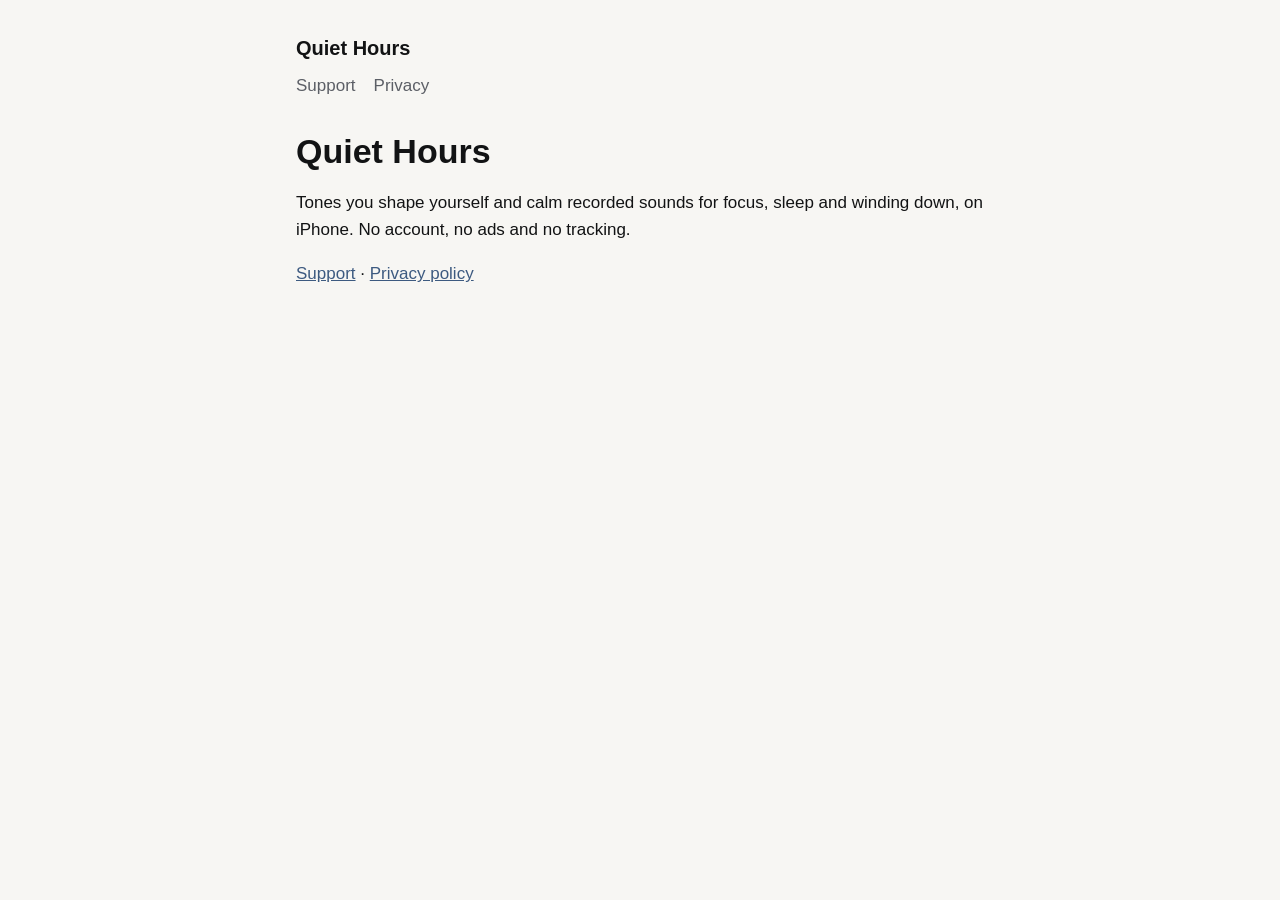
<file: index.html>
<!doctype html>
<html lang="en">
<head>
<meta charset="utf-8">
<meta name="viewport" content="width=device-width, initial-scale=1">
<title>Quiet Hours</title>
<meta name="description" content="Quiet Hours: binaural beats and calm sounds for focus, sleep and winding down, on iPhone.">
<link rel="stylesheet" href="style.css">
</head>
<body>
<main>
  <header><a href="./">Quiet Hours</a></header>
  <nav><a href="support.html">Support</a><a href="privacy.html">Privacy</a></nav>
  <h1>Quiet Hours</h1>
  <p>Tones you shape yourself and calm recorded sounds for focus, sleep and winding down, on iPhone. No account, no ads and no tracking.</p>
  <p><a href="support.html">Support</a> · <a href="privacy.html">Privacy policy</a></p>
</main>
</body>
</html>
</file>
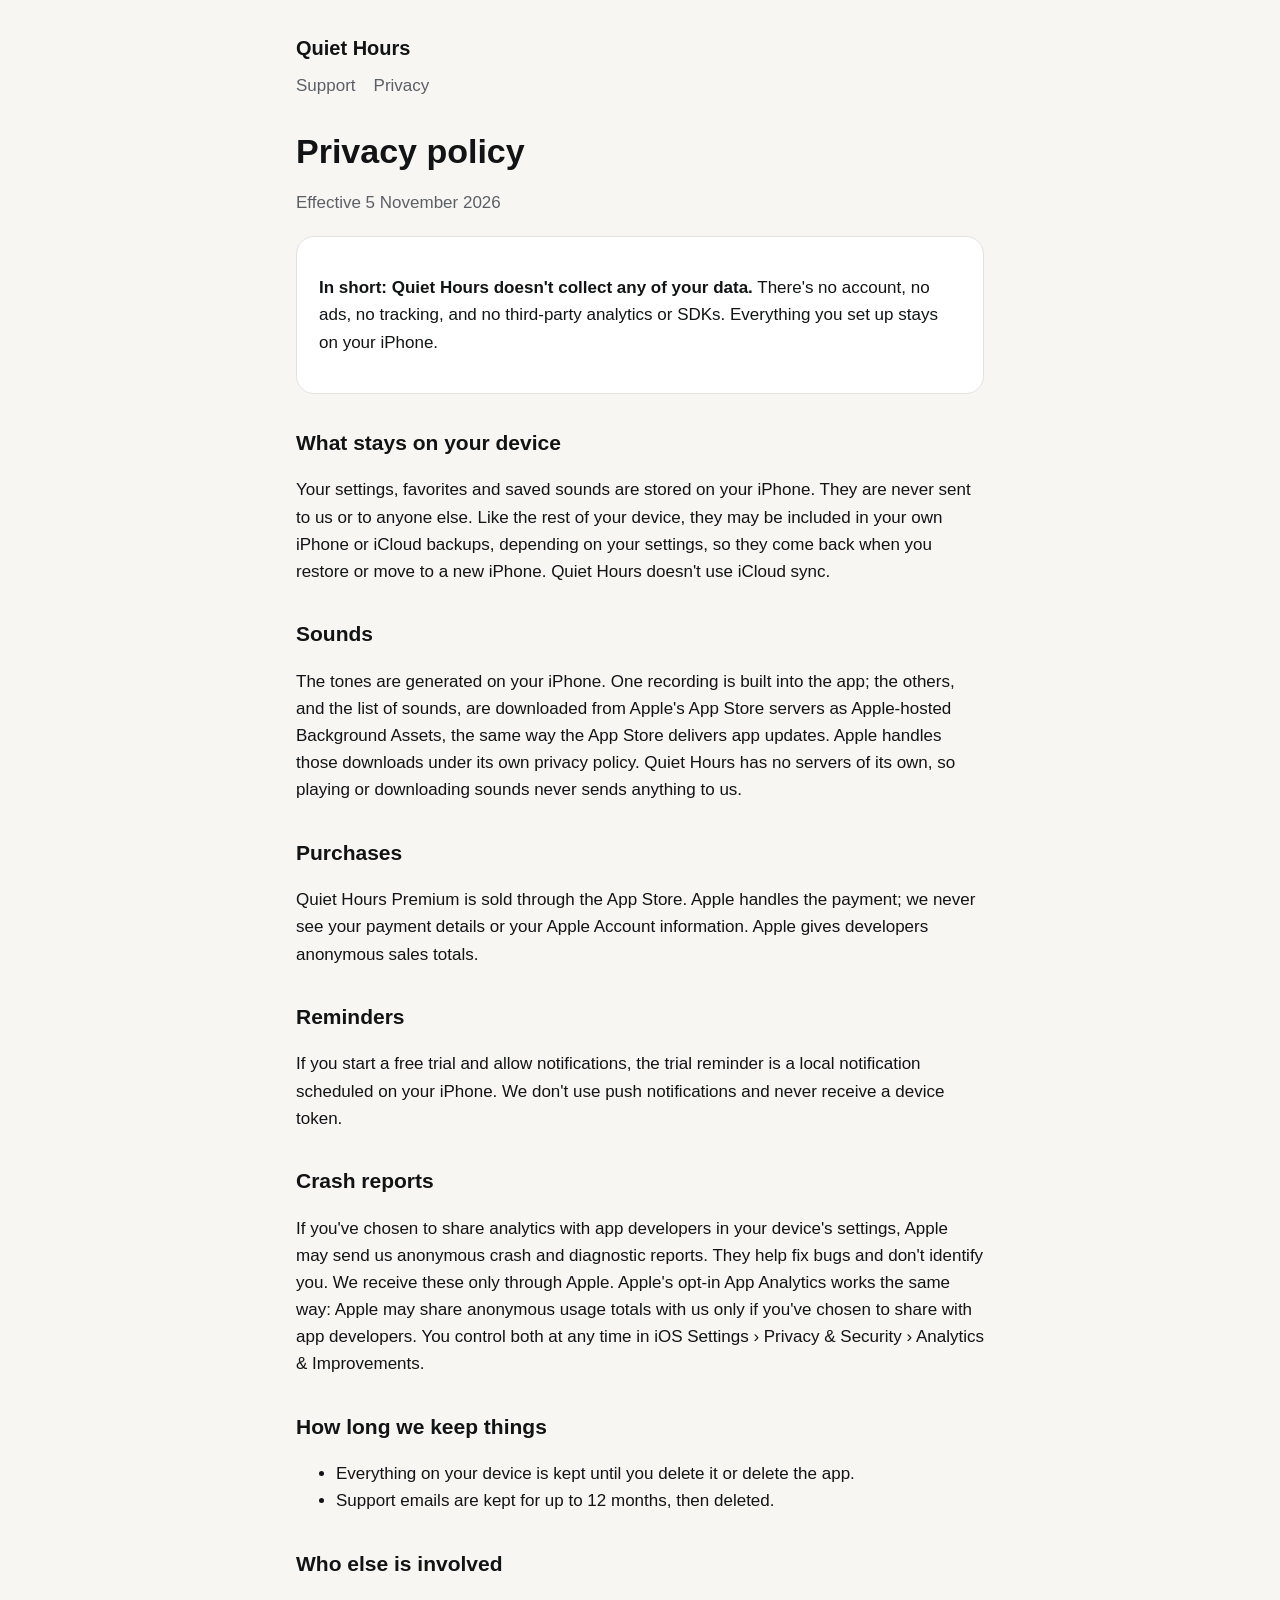
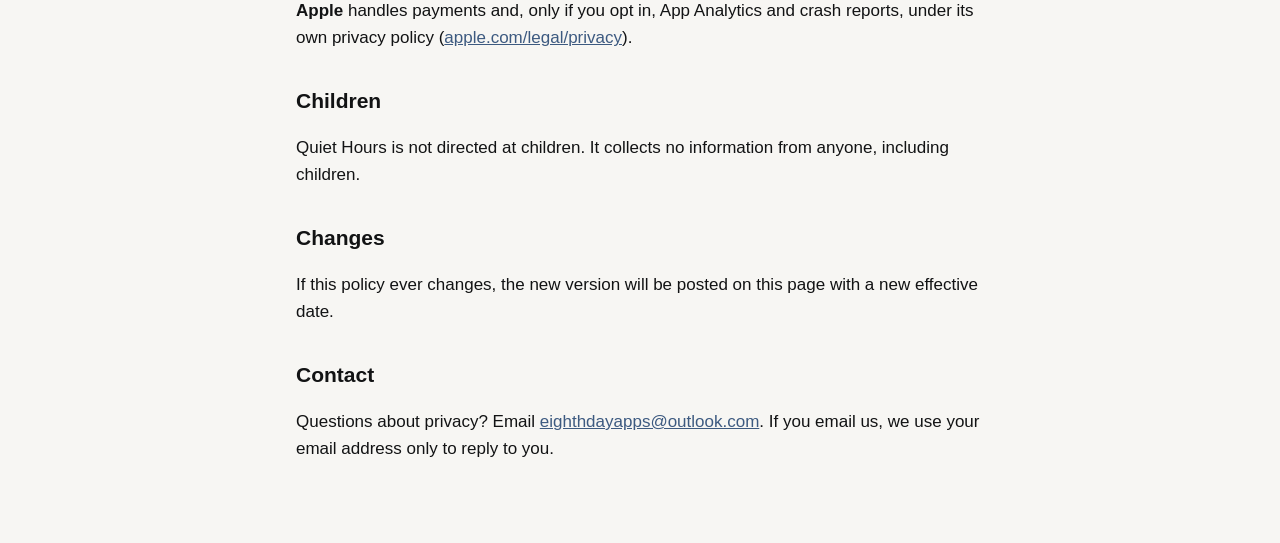
<file: privacy.html>
<!doctype html>
<html lang="en">
<head>
<meta charset="utf-8">
<meta name="viewport" content="width=device-width, initial-scale=1">
<title>Quiet Hours Privacy</title>
<meta name="description" content="Quiet Hours privacy policy: no account, no ads, no tracking, and no data collected.">
<link rel="stylesheet" href="style.css">
</head>
<body>
<main>
  <header><a href="./">Quiet Hours</a></header>
  <nav><a href="support.html">Support</a><a href="privacy.html">Privacy</a></nav>
  <h1>Privacy policy</h1>
  <p class="muted">Effective 5 November 2026</p>

  <div class="card">
    <p><strong>In short: Quiet Hours doesn't collect any of your data.</strong> There's no account, no ads, no tracking, and no third-party analytics or SDKs. Everything you set up stays on your iPhone.</p>
  </div>

  <h2>What stays on your device</h2>
  <p>Your settings, favorites and saved sounds are stored on your iPhone. They are never sent to us or to anyone else. Like the rest of your device, they may be included in your own iPhone or iCloud backups, depending on your settings, so they come back when you restore or move to a new iPhone. Quiet Hours doesn't use iCloud sync.</p>

  <h2>Sounds</h2>
  <p>The tones are generated on your iPhone. One recording is built into the app; the others, and the list of sounds, are downloaded from Apple's App Store servers as Apple-hosted Background Assets, the same way the App Store delivers app updates. Apple handles those downloads under its own privacy policy. Quiet Hours has no servers of its own, so playing or downloading sounds never sends anything to us.</p>

  <h2>Purchases</h2>
  <p>Quiet Hours Premium is sold through the App Store. Apple handles the payment; we never see your payment details or your Apple Account information. Apple gives developers anonymous sales totals.</p>

  <h2>Reminders</h2>
  <p>If you start a free trial and allow notifications, the trial reminder is a local notification scheduled on your iPhone. We don't use push notifications and never receive a device token.</p>

  <h2>Crash reports</h2>
  <p>If you've chosen to share analytics with app developers in your device's settings, Apple may send us anonymous crash and diagnostic reports. They help fix bugs and don't identify you. We receive these only through Apple. Apple's opt-in App Analytics works the same way: Apple may share anonymous usage totals with us only if you've chosen to share with app developers. You control both at any time in iOS Settings › Privacy &amp; Security › Analytics &amp; Improvements.</p>

  <h2>How long we keep things</h2>
  <ul>
    <li>Everything on your device is kept until you delete it or delete the app.</li>
    <li>Support emails are kept for up to 12 months, then deleted.</li>
  </ul>

  <h2>Who else is involved</h2>
  <p><strong>Apple</strong> handles payments and, only if you opt in, App Analytics and crash reports, under its own privacy policy (<a href="https://www.apple.com/legal/privacy/">apple.com/legal/privacy</a>).</p>

  <h2>Children</h2>
  <p>Quiet Hours is not directed at children. It collects no information from anyone, including children.</p>

  <h2>Changes</h2>
  <p>If this policy ever changes, the new version will be posted on this page with a new effective date.</p>

  <h2>Contact</h2>
  <p>Questions about privacy? Email <a href="mailto:eighthdayapps@outlook.com">eighthdayapps@outlook.com</a>. If you email us, we use your email address only to reply to you.</p>
</main>
</body>
</html>
</file>
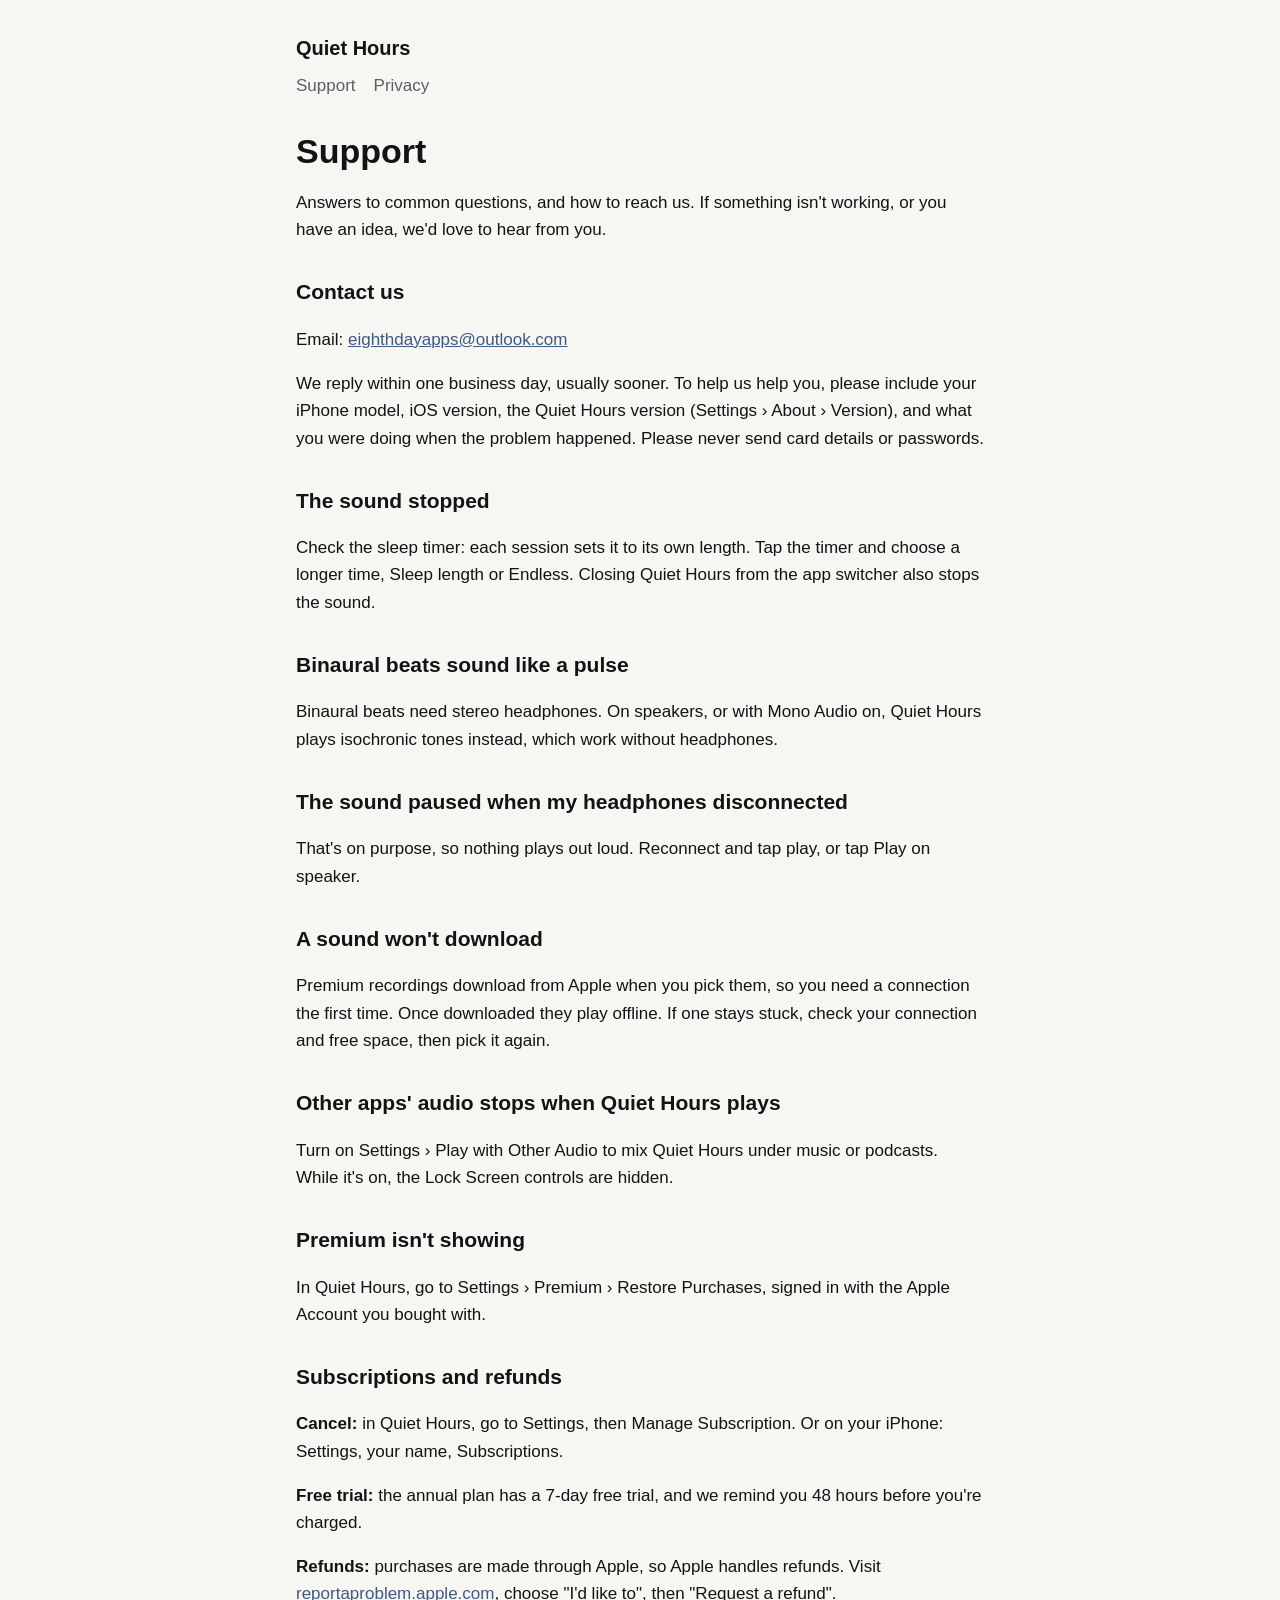
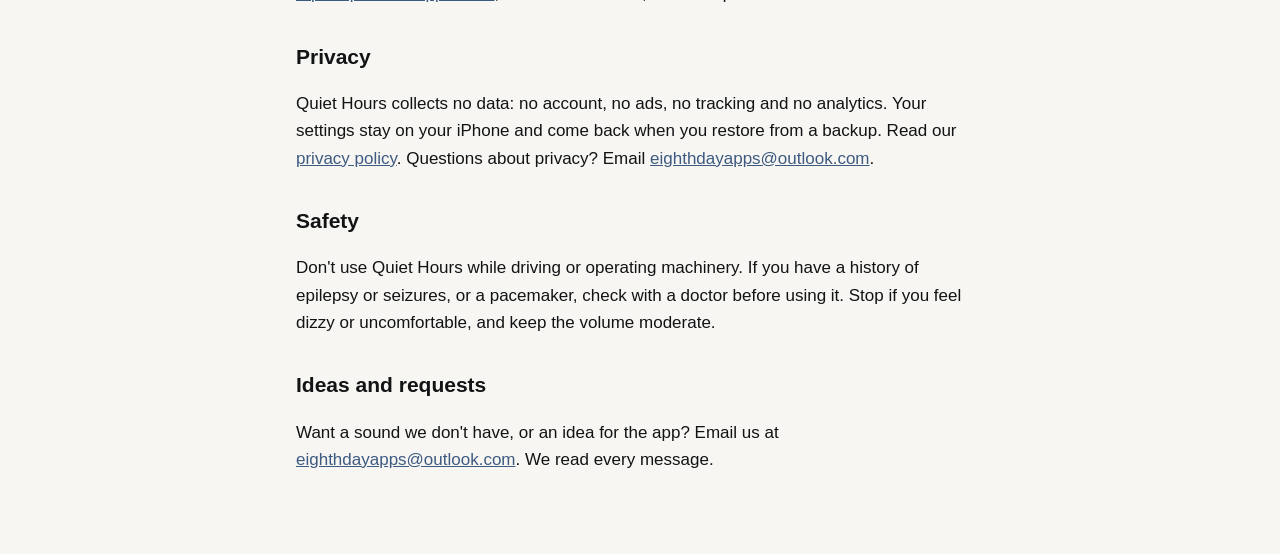
<file: support.html>
<!doctype html>
<html lang="en">
<head>
<meta charset="utf-8">
<meta name="viewport" content="width=device-width, initial-scale=1">
<title>Quiet Hours Support</title>
<meta name="description" content="Help with Quiet Hours: the sleep timer, headphones, Premium, subscriptions and how to get in touch.">
<link rel="stylesheet" href="style.css">
</head>
<body>
<main>
  <header><a href="./">Quiet Hours</a></header>
  <nav><a href="support.html">Support</a><a href="privacy.html">Privacy</a></nav>
  <h1>Support</h1>
  <p>Answers to common questions, and how to reach us. If something isn't working, or you have an idea, we'd love to hear from you.</p>

  <h2>Contact us</h2>
  <p>Email: <a href="mailto:eighthdayapps@outlook.com">eighthdayapps@outlook.com</a></p>
  <p>We reply within one business day, usually sooner. To help us help you, please include your iPhone model, iOS version, the Quiet Hours version (Settings › About › Version), and what you were doing when the problem happened. Please never send card details or passwords.</p>

  <h2>The sound stopped</h2>
  <p>Check the sleep timer: each session sets it to its own length. Tap the timer and choose a longer time, Sleep length or Endless. Closing Quiet Hours from the app switcher also stops the sound.</p>

  <h2>Binaural beats sound like a pulse</h2>
  <p>Binaural beats need stereo headphones. On speakers, or with Mono Audio on, Quiet Hours plays isochronic tones instead, which work without headphones.</p>

  <h2>The sound paused when my headphones disconnected</h2>
  <p>That's on purpose, so nothing plays out loud. Reconnect and tap play, or tap Play on speaker.</p>

  <h2>A sound won't download</h2>
  <p>Premium recordings download from Apple when you pick them, so you need a connection the first time. Once downloaded they play offline. If one stays stuck, check your connection and free space, then pick it again.</p>

  <h2>Other apps' audio stops when Quiet Hours plays</h2>
  <p>Turn on Settings › Play with Other Audio to mix Quiet Hours under music or podcasts. While it's on, the Lock Screen controls are hidden.</p>

  <h2>Premium isn't showing</h2>
  <p>In Quiet Hours, go to Settings › Premium › Restore Purchases, signed in with the Apple Account you bought with.</p>

  <h2>Subscriptions and refunds</h2>
  <p><strong>Cancel:</strong> in Quiet Hours, go to Settings, then Manage Subscription. Or on your iPhone: Settings, your name, Subscriptions.</p>
  <p><strong>Free trial:</strong> the annual plan has a 7-day free trial, and we remind you 48 hours before you're charged.</p>
  <p><strong>Refunds:</strong> purchases are made through Apple, so Apple handles refunds. Visit <a href="https://reportaproblem.apple.com">reportaproblem.apple.com</a>, choose "I'd like to", then "Request a refund".</p>

  <h2>Privacy</h2>
  <p>Quiet Hours collects no data: no account, no ads, no tracking and no analytics. Your settings stay on your iPhone and come back when you restore from a backup. Read our <a href="privacy.html">privacy policy</a>. Questions about privacy? Email <a href="mailto:eighthdayapps@outlook.com">eighthdayapps@outlook.com</a>.</p>

  <h2>Safety</h2>
  <p>Don't use Quiet Hours while driving or operating machinery. If you have a history of epilepsy or seizures, or a pacemaker, check with a doctor before using it. Stop if you feel dizzy or uncomfortable, and keep the volume moderate.</p>

  <h2>Ideas and requests</h2>
  <p>Want a sound we don't have, or an idea for the app? Email us at <a href="mailto:eighthdayapps@outlook.com">eighthdayapps@outlook.com</a>. We read every message.</p>
</main>
</body>
</html>
</file>
<file: style.css>
:root {
  --bg: #f7f6f3;
  --text: #121314;
  --muted: #5c5f66;
  --accent: #3d5a80;
  --card: #ffffff;
  --line: #e3e2de;
}
@media (prefers-color-scheme: dark) {
  :root {
    --bg: #121314;
    --text: #ecedef;
    --muted: #a7aab1;
    --accent: #9cb8e0;
    --card: #1c1d20;
    --line: #2e3034;
  }
}
* { box-sizing: border-box; }
body {
  margin: 0;
  background: var(--bg);
  color: var(--text);
  font: 17px/1.6 -apple-system, BlinkMacSystemFont, "Segoe UI", Roboto, sans-serif;
}
main { max-width: 720px; margin: 0 auto; padding: 32px 16px 64px; }
header { display: flex; align-items: center; gap: 14px; margin-bottom: 8px; }
header img { width: 56px; height: 56px; border-radius: 13px; }
header a { color: inherit; text-decoration: none; font-weight: 700; font-size: 20px; }
nav { display: flex; gap: 18px; margin: 8px 0 32px; }
nav a { color: var(--muted); text-decoration: none; }
nav a:hover, a { color: var(--accent); }
h1 { font-size: 34px; line-height: 1.2; margin: 0 0 8px; }
h2 { font-size: 21px; margin: 32px 0 6px; }
p, li { color: var(--text); }
.muted { color: var(--muted); }
.card { background: var(--card); border: 1px solid var(--line); border-radius: 18px; padding: 20px 22px; margin: 20px 0; }
footer { margin-top: 48px; color: var(--muted); font-size: 14px; }
</file>
